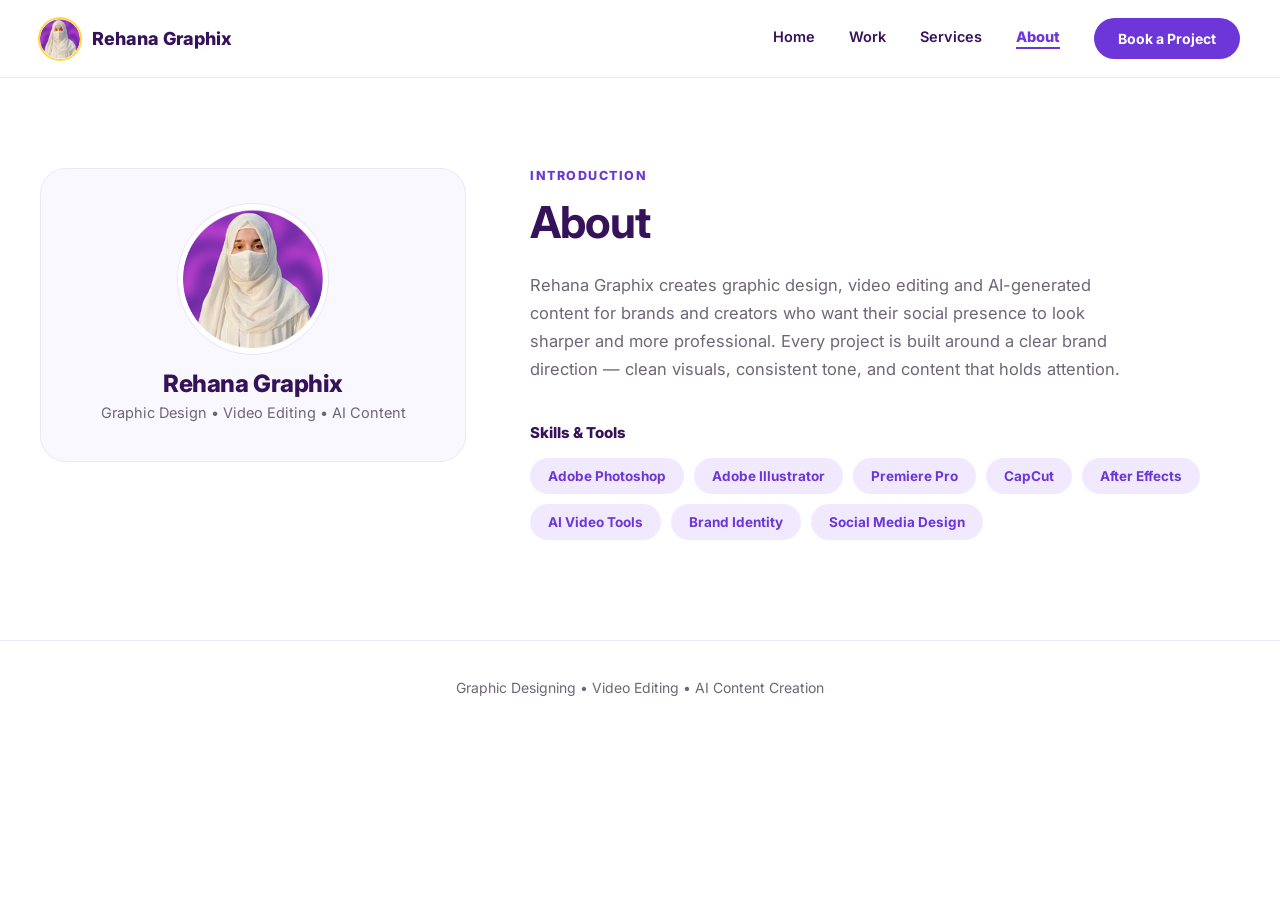
<file: about.html>
<!DOCTYPE html>
<html lang="en">
<head>
<meta charset="utf-8">
<meta name="viewport" content="width=device-width, initial-scale=1">
<title>About — Rehana Graphix</title>
<meta name="description" content="About Rehana Graphix — graphic design, video editing and AI content creation.">
<link rel="preconnect" href="https://fonts.googleapis.com">
<link rel="preconnect" href="https://fonts.gstatic.com" crossorigin>
<link href="https://fonts.googleapis.com/css2?family=Inter:wght@400;500;600;700;800&display=swap" rel="stylesheet">
<link rel="icon" href="assets/img/profile.png" type="image/png">
<link rel="stylesheet" href="css/style.css">
</head>
<body>

<header class="site-nav">
  <div class="site-nav-inner">
    <a href="index.html" class="brand">
      <img src="assets/img/profile.png" alt="Rehana Graphix">
      <span>Rehana Graphix</span>
    </a>
    <nav class="nav-links">
      <a href="index.html" class="nav-link" data-nav="index">Home</a>
      <a href="work.html" class="nav-link" data-nav="work">Work</a>
      <a href="services.html" class="nav-link" data-nav="services">Services</a>
      <a href="about.html" class="nav-link" data-nav="about">About</a>
      <a href="book.html" class="btn btn-primary nav-cta" data-nav="book">Book a Project</a>
    </nav>
  </div>
  <div class="nav-chips">
    <a href="index.html" class="nav-chip" data-nav="index">Home</a>
    <a href="work.html" class="nav-chip" data-nav="work">Work</a>
    <a href="services.html" class="nav-chip" data-nav="services">Services</a>
    <a href="about.html" class="nav-chip" data-nav="about">About</a>
  </div>
</header>

<main>
  <div class="about-grid">
    <div class="about-photo">
      <img src="assets/img/profile.png" alt="Rehana Graphix">
      <h2>Rehana Graphix</h2>
      <p>Graphic Design • Video Editing • AI Content</p>
    </div>
    <div class="about-body">
      <div class="section-label" data-reveal>Introduction</div>
      <h1 style="font-size:clamp(28px,5vw,44px);letter-spacing:-.02em;color:var(--dark);margin:0 0 22px" data-reveal>About</h1>
      <p class="bio" data-reveal>Rehana Graphix creates graphic design, video editing and AI-generated content for brands and creators who want their social presence to look sharper and more professional. Every project is built around a clear brand direction — clean visuals, consistent tone, and content that holds attention.</p>
      <div class="skills-label">Skills &amp; Tools</div>
      <div class="skills">
        <span class="skill-pill" data-reveal>Adobe Photoshop</span>
        <span class="skill-pill" data-reveal>Adobe Illustrator</span>
        <span class="skill-pill" data-reveal>Premiere Pro</span>
        <span class="skill-pill" data-reveal>CapCut</span>
        <span class="skill-pill" data-reveal>After Effects</span>
        <span class="skill-pill" data-reveal>AI Video Tools</span>
        <span class="skill-pill" data-reveal>Brand Identity</span>
        <span class="skill-pill" data-reveal>Social Media Design</span>
      </div>
    </div>
  </div>
</main>

<footer class="site-footer">
  <span data-reveal>Graphic Designing • Video Editing • AI Content Creation</span>
</footer>

<script src="js/main.js"></script>
</body>
</html>
</file>
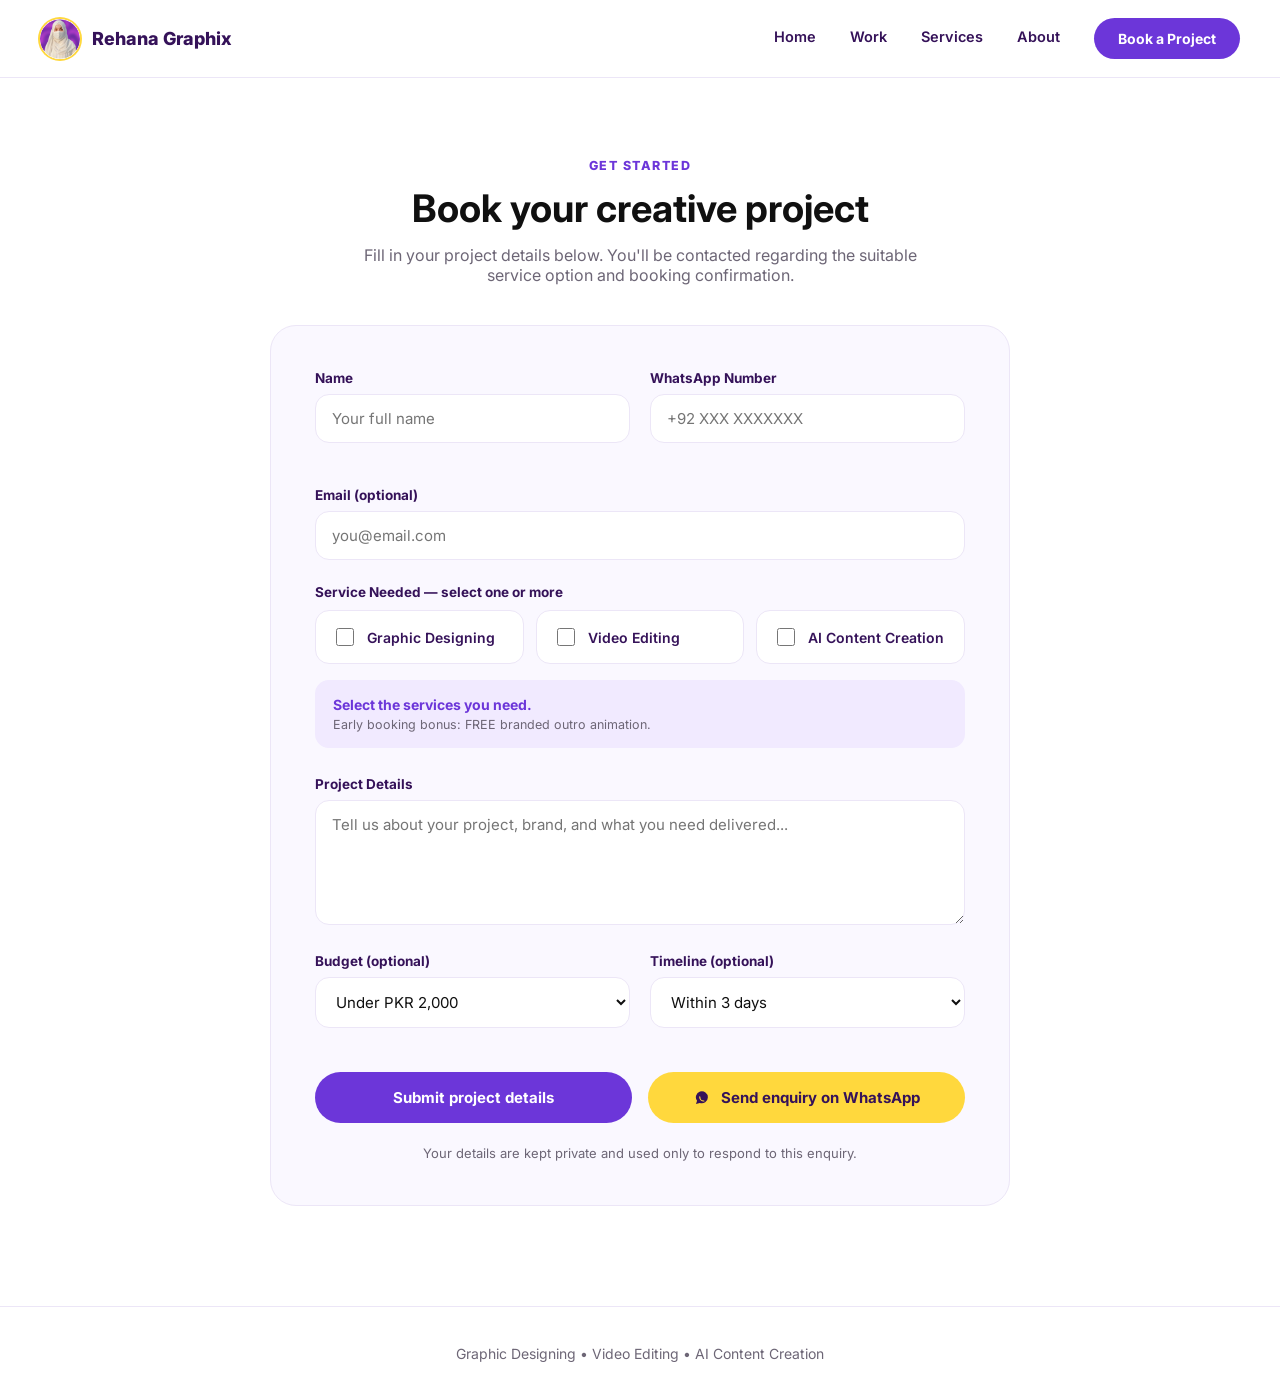
<file: book.html>
<!DOCTYPE html>
<html lang="en">
<head>
<meta charset="utf-8">
<meta name="viewport" content="width=device-width, initial-scale=1">
<title>Book a Project — Rehana Graphix</title>
<meta name="description" content="Book your graphic design, video editing or AI content project with Rehana Graphix.">
<link rel="preconnect" href="https://fonts.googleapis.com">
<link rel="preconnect" href="https://fonts.gstatic.com" crossorigin>
<link href="https://fonts.googleapis.com/css2?family=Inter:wght@400;500;600;700;800&display=swap" rel="stylesheet">
<link rel="icon" href="assets/img/profile.png" type="image/png">
<link rel="stylesheet" href="css/style.css">
</head>
<body>

<header class="site-nav">
  <div class="site-nav-inner">
    <a href="index.html" class="brand">
      <img src="assets/img/profile.png" alt="Rehana Graphix">
      <span>Rehana Graphix</span>
    </a>
    <nav class="nav-links">
      <a href="index.html" class="nav-link" data-nav="index">Home</a>
      <a href="work.html" class="nav-link" data-nav="work">Work</a>
      <a href="services.html" class="nav-link" data-nav="services">Services</a>
      <a href="about.html" class="nav-link" data-nav="about">About</a>
      <a href="book.html" class="btn btn-primary nav-cta" data-nav="book">Book a Project</a>
    </nav>
  </div>
  <div class="nav-chips">
    <a href="index.html" class="nav-chip" data-nav="index">Home</a>
    <a href="work.html" class="nav-chip" data-nav="work">Work</a>
    <a href="services.html" class="nav-chip" data-nav="services">Services</a>
    <a href="about.html" class="nav-chip" data-nav="about">About</a>
  </div>
</header>

<main>
  <div class="book-hero">
    <div class="section-label" style="justify-content:center;display:flex" data-reveal>Get Started</div>
    <h1 data-reveal>Book your creative project</h1>
    <p data-reveal>Fill in your project details below. You'll be contacted regarding the suitable service option and booking confirmation.</p>
  </div>

  <div class="book-form-wrap">
    <form class="book-form" id="bookForm" novalidate>
      <div id="formStatus" class="form-status" role="status"></div>

      <div class="form-row" data-reveal>
        <div class="field">
          <label for="name">Name</label>
          <input id="name" name="name" placeholder="Your full name" required>
        </div>
        <div class="field">
          <label for="whatsapp">WhatsApp Number</label>
          <input id="whatsapp" name="whatsapp" placeholder="+92 XXX XXXXXXX" required>
        </div>
      </div>

      <div class="field" data-reveal>
        <label for="email">Email (optional)</label>
        <input id="email" name="email" type="email" placeholder="you@email.com">
      </div>

      <div data-reveal>
        <label style="display:block;font-weight:700;font-size:13.5px;color:var(--dark);margin-bottom:10px">Service Needed — select one or more</label>
        <div class="service-checks">
          <label class="service-check" data-service-check>
            <input type="checkbox" name="services" value="Graphic Designing"> Graphic Designing
          </label>
          <label class="service-check" data-service-check>
            <input type="checkbox" name="services" value="Video Editing"> Video Editing
          </label>
          <label class="service-check" data-service-check>
            <input type="checkbox" name="services" value="AI Content Creation"> AI Content Creation
          </label>
        </div>
        <div class="offer-note-box">
          <div class="note" id="offerNote">Select the services you need.</div>
          <div class="bonus">Early booking bonus: FREE branded outro animation.</div>
        </div>
      </div>

      <div class="field" data-reveal>
        <label for="details">Project Details</label>
        <textarea id="details" name="details" rows="5" placeholder="Tell us about your project, brand, and what you need delivered..."></textarea>
      </div>

      <div class="form-row" data-reveal>
        <div class="field">
          <label for="budget">Budget (optional)</label>
          <select id="budget" name="budget">
            <option>Under PKR 2,000</option>
            <option>PKR 2,000 – 5,000</option>
            <option>PKR 5,000+</option>
            <option>Not sure yet</option>
          </select>
        </div>
        <div class="field">
          <label for="timeline">Timeline (optional)</label>
          <select id="timeline" name="timeline">
            <option>Within 3 days</option>
            <option>Within a week</option>
            <option>2+ weeks</option>
            <option>Flexible</option>
          </select>
        </div>
      </div>

      <div class="form-actions" data-reveal>
        <button type="submit" class="btn btn-primary" id="submitBtn">
          <svg class="spinner" id="submitSpinner" width="16" height="16" viewBox="0 0 24 24" style="display:none"><circle cx="12" cy="12" r="9" stroke="rgba(255,255,255,.35)" stroke-width="3" fill="none"/><path d="M21 12a9 9 0 0 0-9-9" stroke="#fff" stroke-width="3" fill="none" stroke-linecap="round"/></svg>
          <svg class="checkmark" id="submitCheck" width="16" height="16" viewBox="0 0 24 24" style="display:none"><path d="M5 13l4 4 10-10" stroke="#fff" stroke-width="3" fill="none" stroke-linecap="round" stroke-linejoin="round"/></svg>
          <span id="submitLabel">Submit project details</span>
        </button>
        <a href="#" target="_blank" class="btn btn-secondary" id="waLink">
          <span class="wa-icon">
            <svg width="18" height="18" viewBox="0 0 24 24" fill="none"><path d="M4 20l1.4-4.2A8 8 0 1 1 9 18.5L4 20Z" fill="#351259"/><path d="M9 10.5c0 3 2.5 5.5 5.5 5.5" stroke="#FFD83D" stroke-width="1.6" stroke-linecap="round"/></svg>
          </span>
          Send enquiry on WhatsApp
        </a>
      </div>
      <p class="privacy-line">Your details are kept private and used only to respond to this enquiry.</p>
    </form>
  </div>
</main>

<footer class="site-footer">
  <span data-reveal>Graphic Designing • Video Editing • AI Content Creation</span>
</footer>

<script src="js/main.js"></script>
<script src="js/book.js"></script>
</body>
</html>
</file>
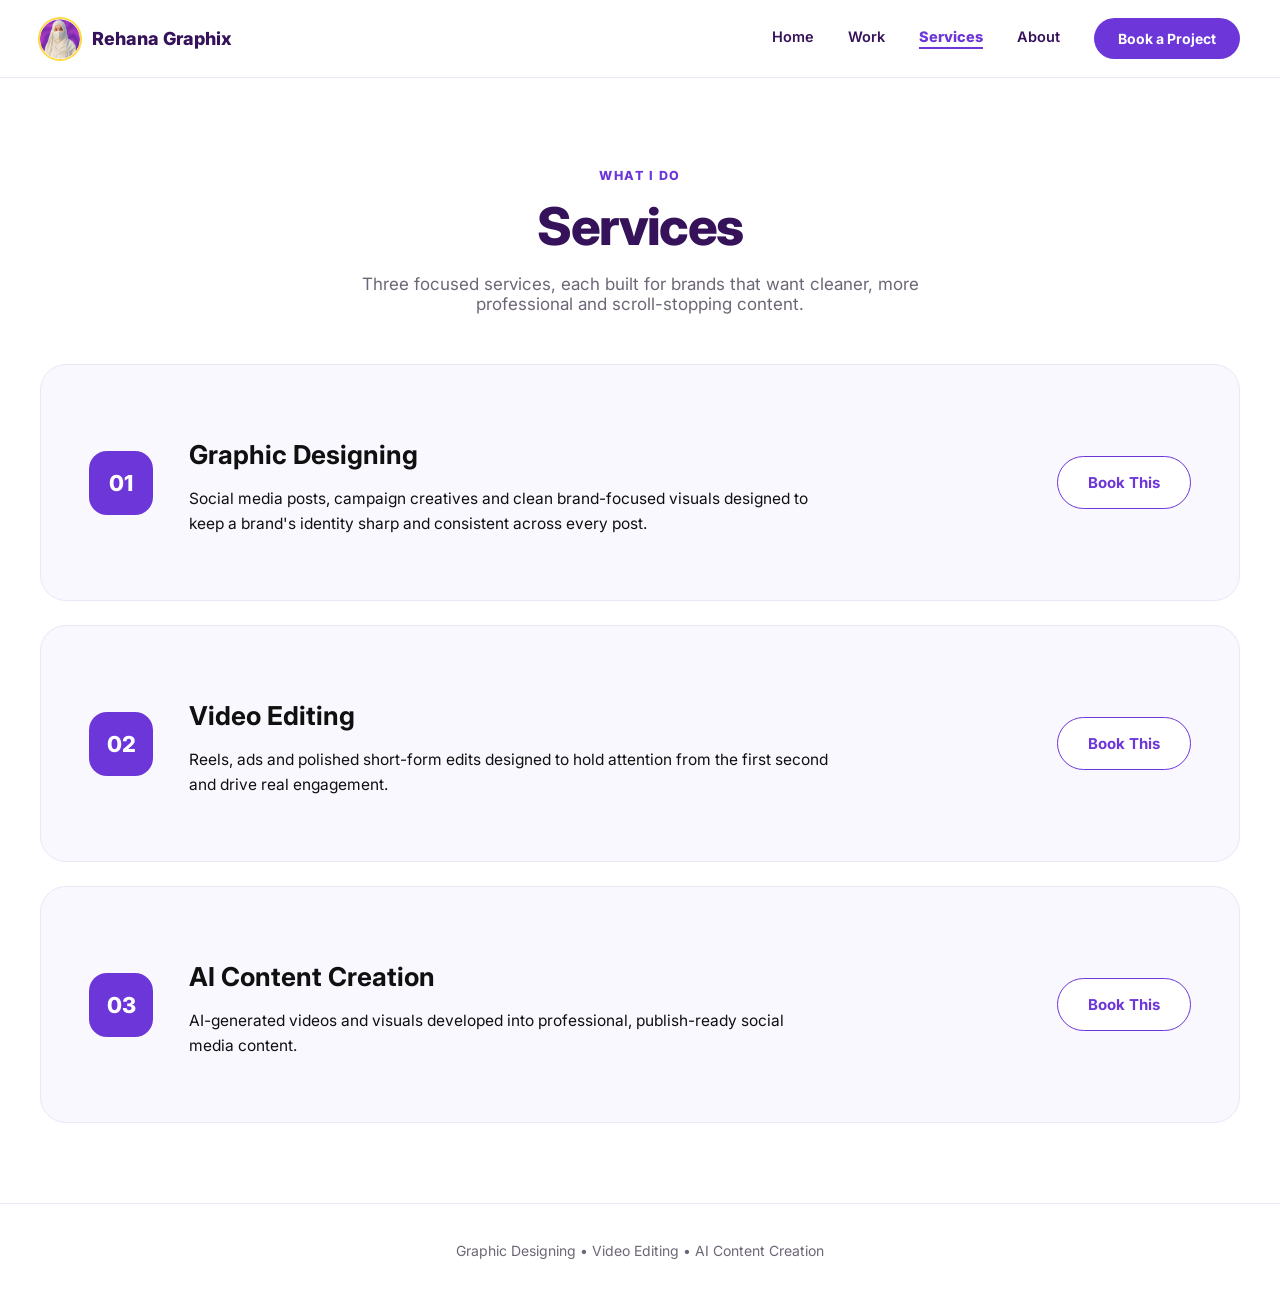
<file: services.html>
<!DOCTYPE html>
<html lang="en">
<head>
<meta charset="utf-8">
<meta name="viewport" content="width=device-width, initial-scale=1">
<title>Services — Rehana Graphix</title>
<meta name="description" content="Graphic Designing, Video Editing and AI Content Creation services from Rehana Graphix.">
<link rel="preconnect" href="https://fonts.googleapis.com">
<link rel="preconnect" href="https://fonts.gstatic.com" crossorigin>
<link href="https://fonts.googleapis.com/css2?family=Inter:wght@400;500;600;700;800&display=swap" rel="stylesheet">
<link rel="icon" href="assets/img/profile.png" type="image/png">
<link rel="stylesheet" href="css/style.css">
</head>
<body>

<header class="site-nav">
  <div class="site-nav-inner">
    <a href="index.html" class="brand">
      <img src="assets/img/profile.png" alt="Rehana Graphix">
      <span>Rehana Graphix</span>
    </a>
    <nav class="nav-links">
      <a href="index.html" class="nav-link" data-nav="index">Home</a>
      <a href="work.html" class="nav-link" data-nav="work">Work</a>
      <a href="services.html" class="nav-link" data-nav="services">Services</a>
      <a href="about.html" class="nav-link" data-nav="about">About</a>
      <a href="book.html" class="btn btn-primary nav-cta" data-nav="book">Book a Project</a>
    </nav>
  </div>
  <div class="nav-chips">
    <a href="index.html" class="nav-chip" data-nav="index">Home</a>
    <a href="work.html" class="nav-chip" data-nav="work">Work</a>
    <a href="services.html" class="nav-chip" data-nav="services">Services</a>
    <a href="about.html" class="nav-chip" data-nav="about">About</a>
  </div>
</header>

<main>
  <div class="work-hero" style="text-align:center;padding-bottom:30px">
    <div class="section-label" style="justify-content:center;display:flex" data-reveal>What I Do</div>
    <h1 style="font-size:clamp(32px,5vw,52px);margin:0 0 16px" data-reveal>Services</h1>
    <p style="color:var(--muted);font-size:17px;max-width:560px;margin:0 auto" data-reveal>Three focused services, each built for brands that want cleaner, more professional and scroll-stopping content.</p>
  </div>

  <section class="services-section" style="padding-top:20px;display:flex;flex-direction:column;gap:24px">
    <div class="service-row" data-reveal>
      <div class="badge-num">01</div>
      <div>
        <h3>Graphic Designing</h3>
        <p>Social media posts, campaign creatives and clean brand-focused visuals designed to keep a brand's identity sharp and consistent across every post.</p>
      </div>
      <a href="book.html" class="btn btn-outline">Book This</a>
    </div>
    <div class="service-row" data-reveal>
      <div class="badge-num">02</div>
      <div>
        <h3>Video Editing</h3>
        <p>Reels, ads and polished short-form edits designed to hold attention from the first second and drive real engagement.</p>
      </div>
      <a href="book.html" class="btn btn-outline">Book This</a>
    </div>
    <div class="service-row" data-reveal>
      <div class="badge-num">03</div>
      <div>
        <h3>AI Content Creation</h3>
        <p>AI-generated videos and visuals developed into professional, publish-ready social media content.</p>
      </div>
      <a href="book.html" class="btn btn-outline">Book This</a>
    </div>
  </section>
</main>

<footer class="site-footer">
  <span data-reveal>Graphic Designing • Video Editing • AI Content Creation</span>
</footer>

<script src="js/main.js"></script>
</body>
</html>
</file>
<file: css/style.css>
/* Rehana Graphix — shared styles */

:root {
  --purple: #6C36D9;
  --purple-light: #8b5cf0;
  --dark: #351259;
  --yellow: #FFD83D;
  --yellow-light: #FFE580;
  --body-text: #101010;
  --muted: #6d6676;
  --bg: #FFFFFF;
  --surface: #faf8ff;
  --border: #ece6f7;
  --radius: 26px;
  --radius-sm: 14px;
  --ease: cubic-bezier(.22, 1, .36, 1);
  --shadow-card: 0 20px 40px rgba(53, 18, 89, .14);
  --shadow-lg: 0 24px 60px rgba(53, 18, 89, .16);
}

* { box-sizing: border-box; }

html { scroll-behavior: smooth; }

body {
  margin: 0;
  font-family: 'Inter', ui-sans-serif, system-ui, -apple-system, sans-serif;
  color: var(--body-text);
  background: #fff;
  -webkit-font-smoothing: antialiased;
}

a { color: var(--purple); text-decoration: none; }
a:hover { color: var(--dark); }

img, video { max-width: 100%; display: block; }

.wrap {
  max-width: 1280px;
  margin: 0 auto;
  padding-left: 40px;
  padding-right: 40px;
}

@media (max-width: 760px) {
  .wrap { padding-left: 20px; padding-right: 20px; }
}

/* ---------- Motion ---------- */
@keyframes fadeUp { from { opacity: 0; transform: translateY(22px); } to { opacity: 1; transform: translateY(0); } }
@keyframes floatY { 0%, 100% { transform: translateY(0); } 50% { transform: translateY(-10px); } }
@keyframes pulseSoft { 0%, 100% { transform: scale(1); } 50% { transform: scale(1.06); } }
@keyframes navIn { from { opacity: 0; transform: translateY(-18px); } to { opacity: 1; transform: translateY(0); } }
@keyframes drift { 0%, 100% { transform: translate(0, 0); } 50% { transform: translate(14px, 10px); } }
@keyframes clipReveal { from { opacity: 0; clip-path: inset(0 0 100% 0); transform: scale(1.06); } to { opacity: 1; clip-path: inset(0 0 0% 0); transform: scale(1); } }
@keyframes spin { to { transform: rotate(360deg); } }
@keyframes popIn { 0% { transform: scale(.85); } 60% { transform: scale(1.08); } 100% { transform: scale(1); } }

[data-reveal] {
  opacity: 0;
  transform: translateY(20px);
  transition: opacity .55s var(--ease), transform .55s var(--ease);
}
[data-reveal].is-visible { opacity: 1; transform: none; }
[data-reveal="scale"] { transform: scale(.92); }
[data-reveal="scale"].is-visible { transform: none; }

@media (prefers-reduced-motion: reduce) {
  *, *::before, *::after {
    animation-duration: .001ms !important;
    animation-iteration-count: 1 !important;
    transition-duration: .001ms !important;
    scroll-behavior: auto !important;
  }
}

/* ---------- Buttons ---------- */
.btn {
  display: inline-flex;
  align-items: center;
  justify-content: center;
  gap: 10px;
  font-family: inherit;
  font-weight: 700;
  font-size: 15px;
  padding: 16px 30px;
  border-radius: 999px;
  border: none;
  cursor: pointer;
  text-decoration: none;
  transition: transform .2s, box-shadow .2s, background-position .5s var(--ease);
  white-space: nowrap;
}
.btn:hover { transform: translateY(-2px); color: inherit; }

.btn-primary {
  background-image: linear-gradient(100deg, var(--purple) 40%, var(--purple-light) 50%, var(--purple) 60%);
  background-size: 250% 100%;
  background-position: 100% 0;
  color: #fff;
}
.btn-primary:hover { background-position: 0 0; box-shadow: 0 12px 26px rgba(108, 54, 217, .35); color: #fff; }

.btn-secondary {
  background-image: linear-gradient(100deg, var(--yellow) 40%, var(--yellow-light) 50%, var(--yellow) 60%);
  background-size: 250% 100%;
  background-position: 100% 0;
  color: var(--dark);
}
.btn-secondary:hover { background-position: 0 0; box-shadow: 0 12px 26px rgba(255, 216, 61, .4); color: var(--dark); }

.btn-outline {
  background: #fff;
  border: 1px solid var(--purple);
  color: var(--purple);
}
.btn-outline:hover { background: var(--purple); color: #fff; }

.btn-block { width: 100%; }

/* ---------- Nav ---------- */
.site-nav {
  position: sticky;
  top: 0;
  z-index: 50;
  background: rgba(255, 255, 255, .9);
  backdrop-filter: blur(10px);
  -webkit-backdrop-filter: blur(10px);
  border-bottom: 1px solid var(--border);
  animation: navIn .5s var(--ease);
}
.site-nav-inner {
  max-width: 1280px;
  margin: 0 auto;
  padding: 18px 40px;
  display: flex;
  align-items: center;
  justify-content: space-between;
  gap: 20px;
}
.brand {
  display: flex;
  align-items: center;
  gap: 12px;
  text-decoration: none;
  flex-shrink: 0;
}
.brand img {
  width: 40px;
  height: 40px;
  border-radius: 50%;
  object-fit: cover;
  box-shadow: 0 0 0 2px var(--yellow);
}
.brand span {
  font-weight: 800;
  font-size: 18px;
  color: var(--dark);
}
.nav-links {
  display: flex;
  align-items: center;
  gap: 34px;
}
.nav-link {
  text-decoration: none;
  font-weight: 600;
  font-size: 14.5px;
  color: var(--dark);
  background-image: linear-gradient(var(--purple), var(--purple));
  background-repeat: no-repeat;
  background-position: 0 100%;
  background-size: 0% 2px;
  padding-bottom: 4px;
  transition: background-size .25s var(--ease), color .2s;
}
.nav-link:hover { background-size: 100% 2px; color: var(--dark); }
.nav-link.active {
  font-weight: 800;
  color: var(--purple);
  background-size: 100% 2px;
}
.nav-cta { padding: 12px 24px; font-size: 14px; }

.nav-chips {
  display: none;
  gap: 8px;
  padding: 0 20px 12px;
  overflow-x: auto;
  -webkit-overflow-scrolling: touch;
  scrollbar-width: none;
}
.nav-chips::-webkit-scrollbar { display: none; }
.nav-chip {
  flex-shrink: 0;
  background: #f1eaff;
  color: var(--dark);
  font-weight: 600;
  font-size: 12px;
  padding: 8px 14px;
  border-radius: 999px;
  text-decoration: none;
}
.nav-chip.active { background: var(--purple); color: #fff; font-weight: 700; }

@media (max-width: 900px) {
  .nav-links .nav-link:not(.nav-cta) { display: none; }
  .site-nav-inner { padding: 14px 16px; }
  .brand img { width: 32px; height: 32px; }
  .brand span { font-size: 14px; }
  .nav-cta { padding: 9px 15px; font-size: 12px; }
  .nav-chips { display: flex; }
}

/* ---------- Footer ---------- */
.site-footer {
  padding: 36px 40px;
  text-align: center;
  border-top: 1px solid var(--border);
}
.site-footer span { color: var(--muted); font-size: 14px; }

/* ---------- Hero ---------- */
.hero { position: relative; overflow: hidden; }
.hero-glow {
  position: absolute;
  border-radius: 50%;
  pointer-events: none;
}
.hero-glow.purple {
  top: -180px; left: -120px; width: 520px; height: 520px;
  background: radial-gradient(circle, rgba(108, 54, 217, .16), transparent 70%);
  animation: drift 10s ease-in-out infinite;
}
.hero-glow.yellow {
  top: -80px; right: -160px; width: 480px; height: 480px;
  background: radial-gradient(circle, rgba(255, 216, 61, .22), transparent 70%);
  animation: drift 12s ease-in-out infinite reverse;
}
@media (max-width: 760px) {
  .hero-glow.purple { width: 260px; height: 260px; top: -100px; left: -100px; animation: none; }
  .hero-glow.yellow { width: 240px; height: 240px; top: -40px; right: -110px; animation: none; }
}

.hero-grid {
  position: relative;
  max-width: 1280px;
  margin: 0 auto;
  padding: 90px 40px 80px;
  display: grid;
  grid-template-columns: 1.2fr .8fr;
  gap: 56px;
  align-items: center;
}
@media (max-width: 900px) {
  .hero-grid { grid-template-columns: 1fr; padding: 32px 20px 36px; gap: 32px; }
}

.eyebrow {
  display: inline-flex;
  background: #f1eaff;
  color: var(--purple);
  font-weight: 800;
  font-size: 12.5px;
  letter-spacing: .07em;
  text-transform: uppercase;
  padding: 9px 18px;
  border-radius: 999px;
  margin-bottom: 28px;
  opacity: 0;
  animation: fadeUp .5s var(--ease) .05s forwards;
}

.hero h1 {
  font-size: clamp(44px, 6vw, 96px);
  font-weight: 800;
  line-height: .92;
  letter-spacing: -.03em;
  color: var(--dark);
  margin: 0;
  opacity: 0;
  animation: fadeUp .55s var(--ease) .15s forwards;
}
.hero h1.accent { color: var(--purple); margin-bottom: 30px; animation-delay: .28s; }

.hero p.lead {
  font-size: 18px;
  line-height: 1.65;
  color: var(--muted);
  max-width: 520px;
  margin: 0 0 34px;
  opacity: 0;
  animation: fadeUp .5s var(--ease) .42s forwards;
}
@media (max-width: 760px) {
  .hero p.lead { font-size: 15px; margin-bottom: 24px; }
}

.hero-actions {
  display: flex;
  gap: 16px;
  opacity: 0;
  animation: fadeUp .5s var(--ease) .55s forwards;
}
@media (max-width: 760px) {
  .hero-actions { flex-direction: column; gap: 12px; }
  .hero-actions .btn { width: 100%; }
}

.profile-card {
  position: relative;
  background: #fff;
  border: 1px solid var(--border);
  border-radius: var(--radius);
  padding: 36px 28px;
  text-align: center;
  box-shadow: var(--shadow-lg);
  opacity: 0;
  animation: fadeUp .55s var(--ease) .3s forwards, floatY 4s ease-in-out 1s infinite;
}
.profile-card img {
  width: 104px; height: 104px;
  border-radius: 50%;
  object-fit: cover;
  margin: 0 auto 18px;
  box-shadow: 0 0 0 4px #f1eaff;
}
.profile-card h2 { margin: 0 0 8px; font-size: 22px; font-weight: 800; color: var(--dark); }
.profile-card p { margin: 0; color: var(--muted); font-size: 14.5px; }
@media (max-width: 760px) {
  .profile-card { padding: 26px 20px; }
  .profile-card img { width: 78px; height: 78px; }
}

/* ---------- Section heading ---------- */
.section-label {
  color: var(--purple);
  font-weight: 800;
  font-size: 12.5px;
  letter-spacing: .12em;
  text-transform: uppercase;
  margin-bottom: 12px;
}
.section-label.on-dark { color: var(--yellow); }
.section-head {
  display: flex;
  align-items: flex-end;
  justify-content: space-between;
  gap: 20px;
  margin-bottom: 44px;
}
.section-head h2 { margin: 0; }
@media (max-width: 760px) {
  .section-head { flex-direction: column; align-items: flex-start; gap: 12px; }
}

h2 { font-size: 34px; font-weight: 800; letter-spacing: -.02em; color: var(--dark); }
@media (max-width: 760px) { h2 { font-size: 22px; } }

/* ---------- Services ---------- */
.services-section { max-width: 1280px; margin: 0 auto; padding: 80px 40px; }
@media (max-width: 760px) { .services-section { padding: 48px 20px; } }

.card-grid {
  display: grid;
  grid-template-columns: repeat(3, 1fr);
  gap: 24px;
}
@media (max-width: 900px) {
  .card-grid { grid-template-columns: 1fr; gap: 14px; }
}

.service-card {
  background: var(--surface);
  border: 1px solid var(--border);
  border-radius: var(--radius);
  padding: 34px 30px;
  transition: transform .3s var(--ease), border-color .25s, box-shadow .25s;
}
.service-card:hover { transform: translateY(-8px); border-color: var(--purple); box-shadow: var(--shadow-card); }
@media (max-width: 760px) { .service-card { padding: 24px 20px; } }

.badge-num {
  font-size: 15px;
  font-weight: 800;
  color: #fff;
  background: var(--purple);
  width: 42px; height: 42px;
  border-radius: 13px;
  display: flex;
  align-items: center;
  justify-content: center;
  margin-bottom: 20px;
  transition: transform .3s;
}
.service-card:hover .badge-num { transform: rotate(-8deg) scale(1.1); }
.service-card h3 { font-size: 20px; font-weight: 800; color: var(--dark); margin: 0 0 8px; }
.service-card p { color: var(--muted); font-size: 14.5px; line-height: 1.6; margin: 0; }

/* wide service card (Services page) */
.service-row {
  background: var(--surface);
  border: 1px solid var(--border);
  border-radius: var(--radius);
  padding: 48px;
  display: grid;
  grid-template-columns: auto 1fr auto;
  gap: 36px;
  align-items: center;
  transition: transform .3s var(--ease), border-color .25s, box-shadow .25s;
}
.service-row:hover { border-color: var(--purple); box-shadow: var(--shadow-card); transform: translateY(-4px); }
.service-row .badge-num { width: 64px; height: 64px; font-size: 22px; margin-bottom: 0; border-radius: 18px; }
.service-row h3 { font-size: 26px; margin-bottom: 10px; }
.service-row p { font-size: 15.5px; line-height: 1.65; max-width: 640px; }
@media (max-width: 760px) {
  .service-row { grid-template-columns: 1fr; padding: 26px 22px; text-align: left; gap: 14px; }
  .service-row .btn-outline { justify-self: start; }
}

/* ---------- Offer section ---------- */
.offer-section { background: var(--dark); padding: 80px 40px; }
@media (max-width: 760px) { .offer-section { padding: 48px 20px; } }
.offer-head { text-align: center; max-width: 640px; margin: 0 auto 48px; }
.offer-head h2 { color: #fff; margin: 0 0 12px; }
.offer-head p { color: rgba(255, 255, 255, .7); font-size: 15.5px; margin: 0; }

.offer-grid { display: grid; grid-template-columns: repeat(3, 1fr); gap: 20px; max-width: 1280px; margin: 0 auto; }
@media (max-width: 900px) { .offer-grid { grid-template-columns: 1fr; gap: 14px; } }

.offer-card {
  background: #fff;
  border-radius: var(--radius);
  padding: 30px;
  position: relative;
  overflow: hidden;
}
.offer-card::before {
  content: '';
  position: absolute;
  top: -36px; right: -36px;
  width: 110px; height: 110px;
  border-radius: 50%;
  background: rgba(255, 216, 61, .45);
}
.offer-card .tag {
  position: relative;
  font-size: 12px;
  font-weight: 800;
  color: var(--purple);
  text-transform: uppercase;
  letter-spacing: .08em;
}
.offer-card strong {
  position: relative;
  display: block;
  font-size: 24px;
  color: var(--dark);
  margin: 12px 0 8px;
  font-weight: 800;
}
.offer-card strong.pulse { animation: pulseSoft 2.6s ease-in-out infinite; font-size: 28px; }
.offer-card p { position: relative; margin: 0; color: #5e5764; font-size: 14px; line-height: 1.55; }

/* ---------- Portfolio teaser ---------- */
.teaser {
  max-width: 1280px;
  margin: 0 auto;
  padding: 90px 40px;
  display: grid;
  grid-template-columns: .85fr 1.15fr;
  gap: 56px;
  align-items: center;
}
@media (max-width: 900px) {
  .teaser { grid-template-columns: 1fr; padding: 48px 20px; text-align: center; }
}
.teaser-video {
  max-width: 280px;
  margin: 0 auto;
  border-radius: var(--radius);
  overflow: hidden;
  box-shadow: var(--shadow-lg);
  background: #111;
}
.teaser-video video { width: 100%; aspect-ratio: 9/16; object-fit: cover; background: #111; }
.teaser p { color: var(--muted); font-size: 15.5px; line-height: 1.6; margin: 0 0 28px; max-width: 480px; }
@media (max-width: 900px) { .teaser p { margin-left: auto; margin-right: auto; } }

/* ---------- CTA band ---------- */
.cta-band {
  background: var(--surface);
  border-top: 1px solid var(--border);
  padding: 70px 40px;
  text-align: center;
}
.cta-band h2 { margin: 0 0 16px; }
@media (max-width: 760px) { .cta-band { padding: 48px 20px; } }

/* ---------- About page ---------- */
.about-grid {
  max-width: 1280px;
  margin: 0 auto;
  padding: 90px 40px 100px;
  display: grid;
  grid-template-columns: .75fr 1.25fr;
  gap: 64px;
  align-items: start;
}
@media (max-width: 900px) { .about-grid { grid-template-columns: 1fr; padding: 32px 20px 40px; gap: 32px; } }

.about-photo {
  background: var(--surface);
  border: 1px solid var(--border);
  border-radius: var(--radius);
  padding: 40px;
  text-align: center;
  overflow: hidden;
  opacity: 0;
  animation: clipReveal .7s var(--ease) forwards;
}
.about-photo img {
  width: 140px; height: 140px;
  border-radius: 50%;
  object-fit: cover;
  margin: 0 auto 20px;
  box-shadow: 0 0 0 5px #fff, 0 0 0 6px var(--border);
}
.about-photo h2 { margin: 0 0 6px; font-size: 24px; }
.about-photo p { margin: 0; color: var(--muted); font-size: 14.5px; }

.about-body p.bio { color: var(--muted); font-size: 16.5px; line-height: 1.7; margin: 0 0 40px; max-width: 600px; }
.skills-label { color: var(--dark); font-weight: 800; font-size: 15px; margin-bottom: 16px; }
.skills { display: flex; flex-wrap: wrap; gap: 10px; }
.skill-pill {
  background: #f1eaff;
  color: var(--purple);
  font-weight: 700;
  font-size: 13.5px;
  padding: 10px 18px;
  border-radius: 999px;
}

/* ---------- Work page ---------- */
.work-hero { max-width: 1280px; margin: 0 auto; padding: 90px 40px 30px; }
@media (max-width: 760px) { .work-hero { padding: 32px 20px 10px; } }
.work-hero h1 { font-size: clamp(46px, 8vw, 76px); font-weight: 800; letter-spacing: -.03em; color: var(--dark); margin: 0; }

.work-section { max-width: 1280px; margin: 0 auto; padding: 40px 40px 90px; }
@media (max-width: 760px) { .work-section { padding: 20px 20px 44px; } }
.work-section-head { display: flex; align-items: baseline; justify-content: space-between; margin-bottom: 30px; gap: 16px; flex-wrap: wrap; }
.work-section-head h2 { font-size: 28px; margin: 0; }
.work-section-head span { color: var(--muted); font-size: 14px; }
@media (max-width: 760px) { .work-section-head h2 { font-size: 19px; } }

.video-grid { display: grid; grid-template-columns: repeat(3, 1fr); gap: 24px; }
@media (max-width: 760px) { .video-grid { gap: 10px; } }

.video-tile {
  position: relative;
  border-radius: var(--radius);
  overflow: hidden;
  background: #111;
  box-shadow: var(--shadow-card);
  transition: box-shadow .25s;
}
.video-tile:hover { box-shadow: 0 26px 60px rgba(53, 18, 89, .24); }
.video-tile video { width: 100%; aspect-ratio: 9/16; object-fit: cover; background: #111; transition: transform .35s var(--ease); }
.video-tile:hover video { transform: scale(1.04); }
@media (max-width: 760px) { .video-tile { border-radius: 18px; } }

.video-tile.tap-open { cursor: pointer; }
.video-play-overlay {
  position: absolute; inset: 0;
  display: none;
  align-items: center;
  justify-content: center;
  background: rgba(53, 18, 89, .28);
}
.video-play-overlay .play-btn {
  width: 32px; height: 32px;
  border-radius: 50%;
  background: var(--yellow);
  display: flex;
  align-items: center;
  justify-content: center;
}
@media (max-width: 760px) {
  .video-tile.tap-open .video-play-overlay { display: flex; }
}

.design-section { background: var(--dark); padding: 90px 40px; }
@media (max-width: 760px) { .design-section { padding: 44px 20px; } }
.design-section .work-section-head h2,
.design-section .work-hero h1 { color: #fff; }
.design-section .work-section-head span { color: rgba(255, 255, 255, .65); }

.category-grid { display: grid; grid-template-columns: repeat(3, 1fr); gap: 20px; margin-bottom: 36px; }
@media (max-width: 900px) { .category-grid { grid-template-columns: 1fr; gap: 12px; } }

.category-card {
  text-decoration: none;
  background: rgba(255, 255, 255, .06);
  border: 1px solid rgba(255, 255, 255, .14);
  border-radius: var(--radius);
  padding: 32px;
  display: flex;
  flex-direction: column;
  justify-content: space-between;
  min-height: 150px;
  transition: transform .3s var(--ease), border-color .25s, box-shadow .25s;
}
.category-card:hover { border-color: var(--yellow); box-shadow: 0 20px 40px rgba(0, 0, 0, .3); transform: translateY(-6px); }
.category-card .num { color: var(--yellow); font-weight: 800; font-size: 12px; letter-spacing: .08em; text-transform: uppercase; }
.category-card .title { color: #fff; font-weight: 800; font-size: 20px; }
.category-card .cta { color: rgba(255, 255, 255, .6); font-size: 13px; }
@media (max-width: 760px) {
  .category-card { min-height: 0; flex-direction: row; align-items: center; justify-content: space-between; padding: 22px; }
}

/* Fullscreen mobile video player */
.video-player {
  position: fixed;
  inset: 0;
  background: #000;
  z-index: 999;
  display: none;
  flex-direction: column;
}
.video-player.is-open { display: flex; }
.video-player-top {
  display: flex; align-items: center; justify-content: space-between;
  padding: 16px 18px;
  background: linear-gradient(180deg, rgba(53, 18, 89, .9), transparent);
}
.video-player-top span { color: #fff; font-weight: 800; font-size: 13px; letter-spacing: .04em; }
.video-player-close {
  width: 34px; height: 34px;
  border-radius: 50%;
  background: rgba(255, 255, 255, .12);
  display: flex; align-items: center; justify-content: center;
  cursor: pointer;
  border: none;
}
.video-player-stage { position: relative; flex: 1; display: flex; align-items: center; justify-content: center; }
.video-player-stage video { max-width: 100%; max-height: 100%; object-fit: contain; }
.tap-zone { position: absolute; top: 0; bottom: 0; }
.tap-zone.left { left: 0; width: 35%; }
.tap-zone.mid { left: 35%; width: 30%; }
.tap-zone.right { right: 0; width: 35%; }
.skip-flash {
  position: absolute; top: 50%; left: 50%;
  transform: translate(-50%, -50%);
  background: rgba(108, 54, 217, .85);
  color: #fff; font-weight: 800; font-size: 20px;
  padding: 14px 22px; border-radius: 999px;
  pointer-events: none;
  opacity: 0;
  transition: opacity .15s;
}
.skip-flash.show { opacity: 1; }
.video-player-bottom { padding: 20px 18px 30px; background: linear-gradient(0deg, rgba(53, 18, 89, .9), transparent); }
.video-player-hint { text-align: center; color: rgba(255, 255, 255, .55); font-size: 11px; margin-bottom: 12px; letter-spacing: .05em; text-transform: uppercase; }
.speed-row { display: flex; justify-content: center; gap: 10px; }
.speed-pill {
  padding: 10px 18px; border-radius: 999px;
  font-weight: 700; font-size: 13px;
  cursor: pointer;
  background: rgba(255, 255, 255, .12);
  color: rgba(255, 255, 255, .75);
  border: none;
  transition: background .2s, color .2s;
}
.speed-pill.active { background: var(--purple); color: #fff; }

/* ---------- Book page / form ---------- */
.book-hero { text-align: center; margin-bottom: 40px; max-width: 820px; margin-left: auto; margin-right: auto; padding: 80px 40px 0; }
@media (max-width: 760px) { .book-hero { padding: 30px 20px 0; margin-bottom: 26px; } }
.book-hero h1 { font-size: 38px; margin: 0 0 14px; }
.book-hero p { color: var(--muted); font-size: 16px; margin: 0 auto; max-width: 560px; }
@media (max-width: 760px) { .book-hero h1 { font-size: 24px; } .book-hero p { font-size: 13.5px; } }

.book-form-wrap { max-width: 820px; margin: 0 auto; padding: 0 40px 100px; }
@media (max-width: 760px) { .book-form-wrap { padding: 0 20px 48px; } }

.book-form {
  background: var(--surface);
  border: 1px solid var(--border);
  border-radius: var(--radius);
  padding: 44px;
}
@media (max-width: 760px) { .book-form { padding: 24px 20px; } }

.form-row { display: grid; grid-template-columns: 1fr 1fr; gap: 20px; margin-bottom: 20px; }
@media (max-width: 760px) { .form-row { grid-template-columns: 1fr; gap: 0; } .form-row > div { margin-bottom: 16px; } }

.field { margin-bottom: 24px; }
.field label { display: block; font-weight: 700; font-size: 13.5px; color: var(--dark); margin-bottom: 8px; }
.field input, .field select, .field textarea {
  width: 100%;
  box-sizing: border-box;
  padding: 14px 16px;
  border: 1px solid var(--border);
  border-radius: var(--radius-sm);
  font-size: 15px;
  font-family: inherit;
  color: var(--body-text);
  background: #fff;
  transition: border-color .2s, box-shadow .2s;
}
.field input:focus, .field select:focus, .field textarea:focus {
  outline: none;
  border-color: var(--purple);
  box-shadow: 0 0 0 4px rgba(108, 54, 217, .15);
}
.field textarea { resize: vertical; }

.service-checks { display: grid; grid-template-columns: repeat(3, 1fr); gap: 12px; margin-bottom: 16px; }
@media (max-width: 760px) { .service-checks { grid-template-columns: 1fr; gap: 10px; } }

.service-check {
  display: flex; align-items: center; gap: 10px;
  background: #fff; border: 1px solid var(--border);
  border-radius: var(--radius-sm);
  padding: 14px 16px;
  cursor: pointer;
  font-size: 14px; font-weight: 600; color: var(--dark);
  transition: transform .25s var(--ease), border-color .2s;
}
.service-check.checked { transform: scale(1.03); border-color: var(--purple); }
.service-check input { width: 18px; height: 18px; accent-color: var(--purple); }

.offer-note-box { background: #f1eaff; border-radius: var(--radius-sm); padding: 16px 18px; margin-bottom: 28px; }
.offer-note-box .note { color: var(--purple); font-weight: 700; font-size: 14px; margin-bottom: 4px; animation: popIn .3s var(--ease); }
.offer-note-box .bonus { color: var(--muted); font-size: 12.5px; }

.form-actions { display: flex; gap: 16px; flex-wrap: wrap; margin-bottom: 22px; }
.form-actions .btn { flex: 1; min-width: 220px; }
@media (max-width: 760px) { .form-actions { flex-direction: column; } }

.privacy-line { text-align: center; color: var(--muted); font-size: 13px; margin: 0; }

.wa-icon { display: inline-flex; transition: transform .3s var(--ease); }
.btn-secondary:hover .wa-icon { transform: rotate(-14deg) scale(1.15); }

.spinner { animation: spin .7s linear infinite; }
.checkmark { animation: popIn .35s var(--ease); }

.form-status {
  text-align: center;
  font-weight: 700;
  font-size: 14px;
  margin: 0 0 16px;
  padding: 12px;
  border-radius: var(--radius-sm);
  display: none;
}
.form-status.show { display: block; }
.form-status.ok { background: #eafbf0; color: #157347; }
.form-status.err { background: #fdecec; color: #b3261e; }
</file>
